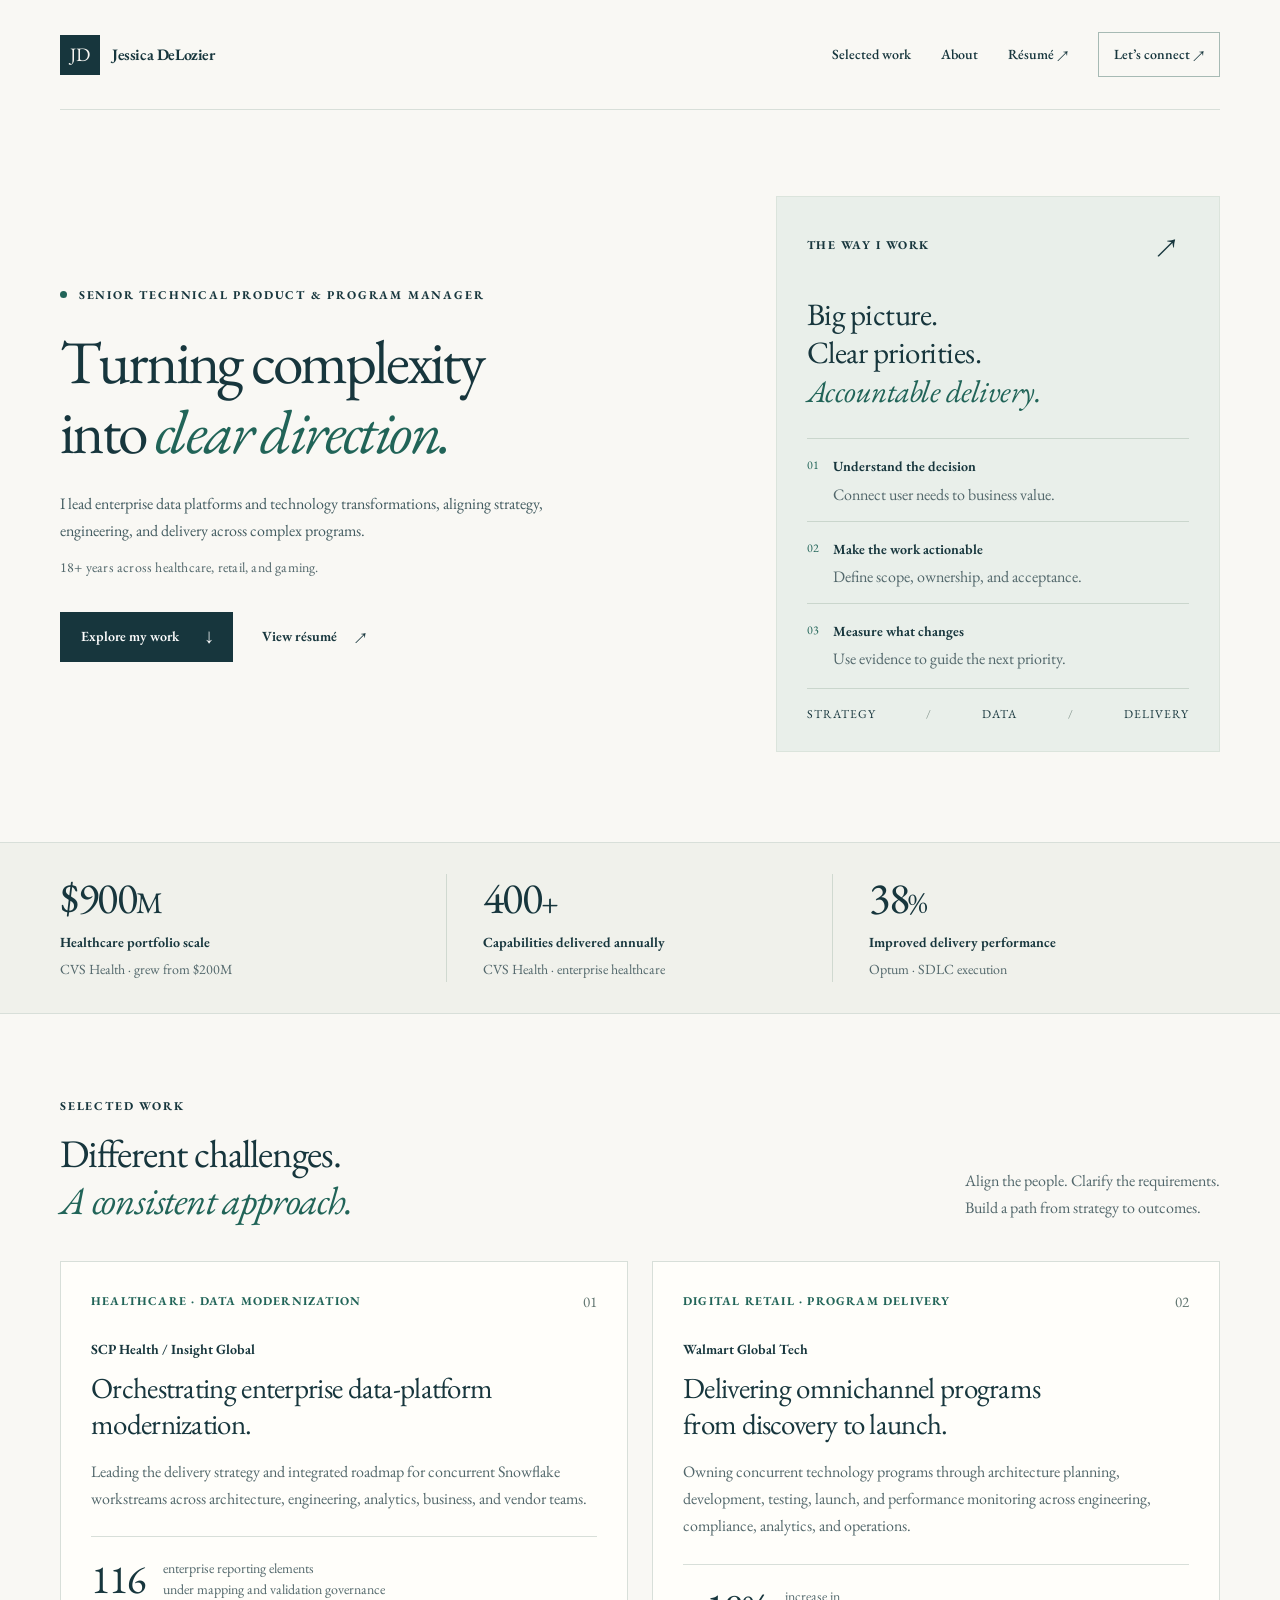
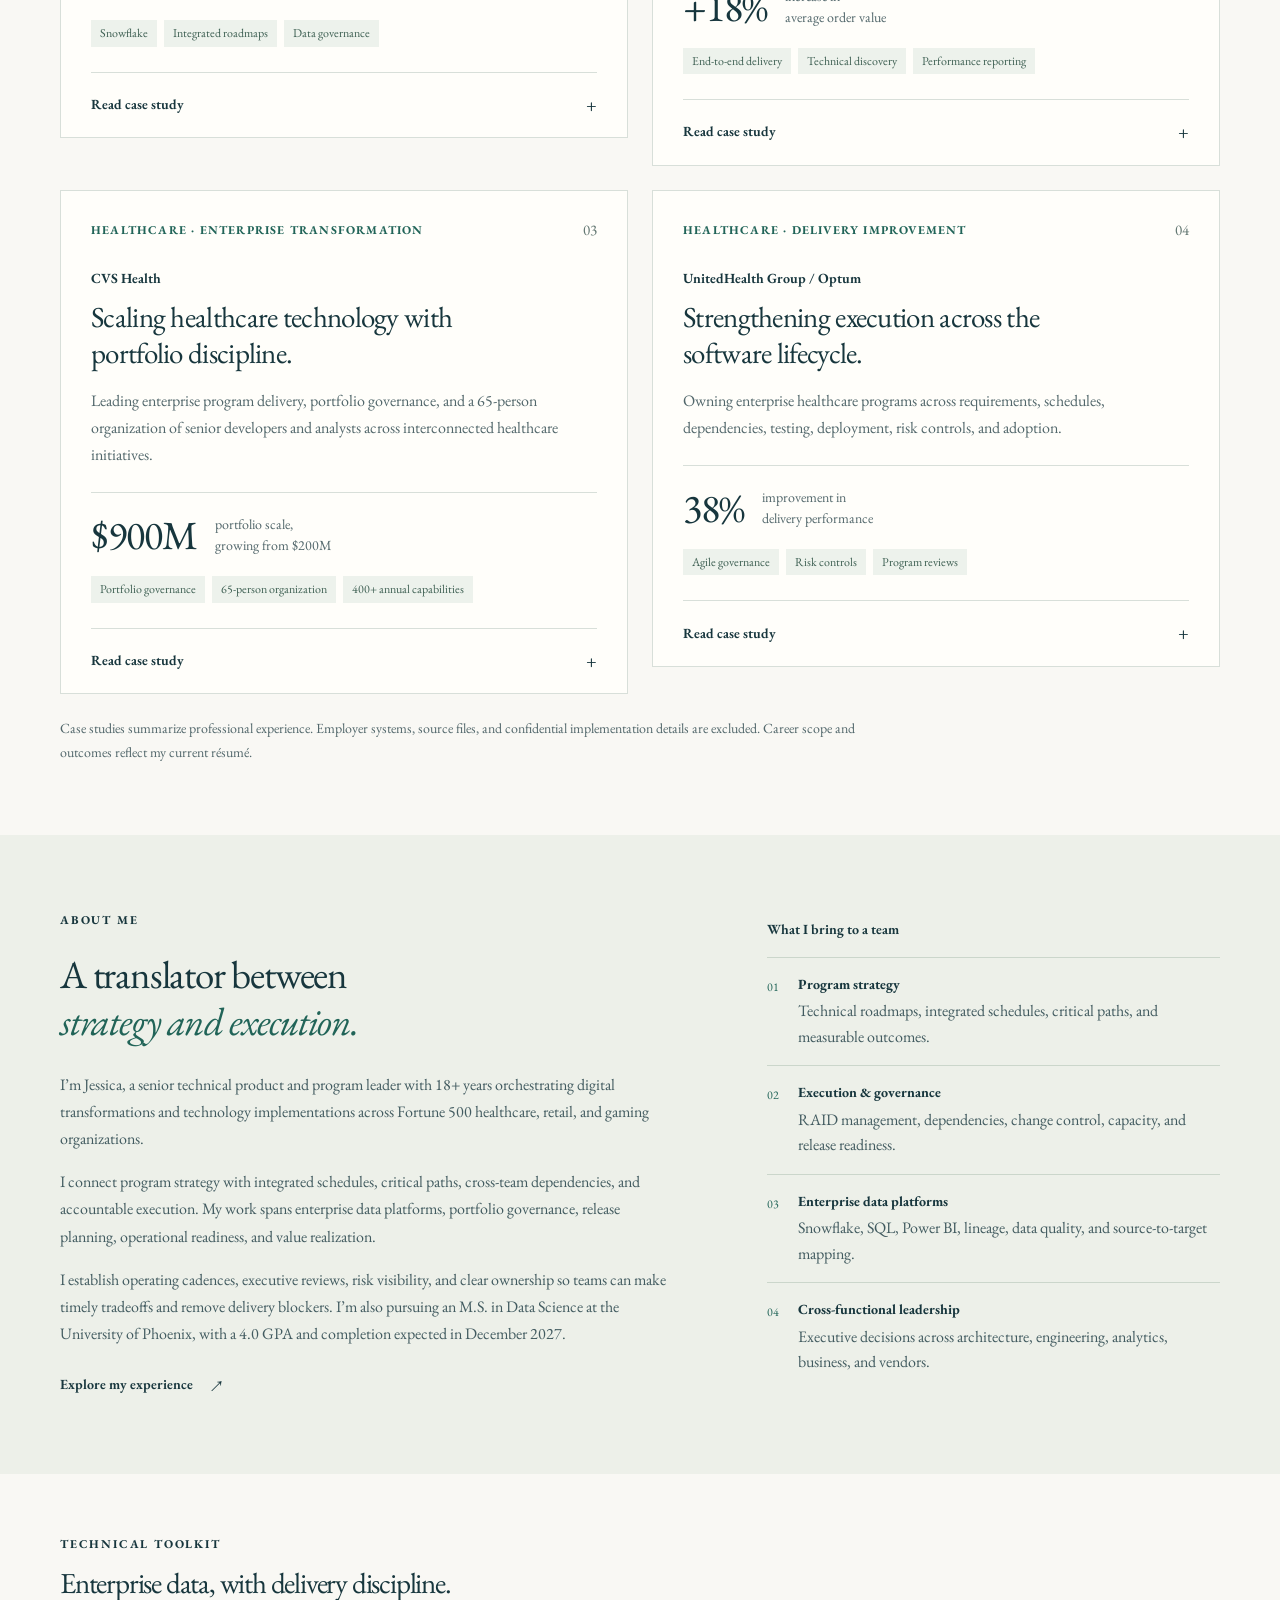
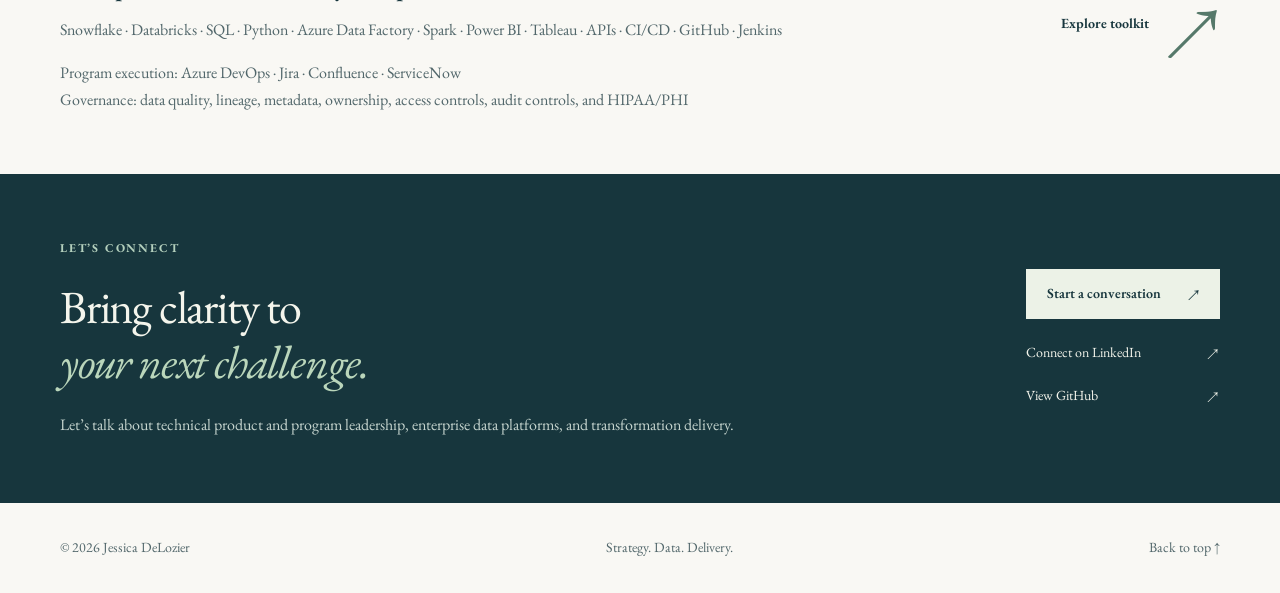
<file: index.html>
<!doctype html>
<html lang="en">
<head>
  <meta charset="utf-8">
  <meta name="viewport" content="width=device-width,initial-scale=1">
  <meta name="description" content="Jessica DeLozier — senior technical product and program manager leading enterprise data platforms and transformation delivery across healthcare, retail, and gaming.">
  <meta name="theme-color" content="#102d35">
  <meta property="og:title" content="Jessica DeLozier | Senior Technical Program Manager">
  <meta property="og:description" content="Enterprise data modernization, portfolio governance, and end-to-end transformation delivery.">
  <meta property="og:type" content="website">
  <title>Jessica DeLozier | Senior Technical Program Manager</title>
  <link rel="icon" href="favicon.svg" type="image/svg+xml">
  <link rel="stylesheet" href="styles.css?v=consistency-20261024">
</head>
<body>
<a class="skip" href="#main">Skip to content</a>
<header class="site-header wrap">
  <a class="brand" href="./" aria-label="Jessica DeLozier home"><span class="monogram" aria-hidden="true">JD</span><span>Jessica DeLozier</span></a>
  <nav aria-label="Main navigation"><a href="#work">Selected work</a><a href="#about">About</a><a href="resume.html">Résumé <span aria-hidden="true">↗</span></a><a class="nav-contact" href="#contact">Let’s connect <span aria-hidden="true">↗</span></a></nav>
</header>
<main id="main">
  <section class="hero wrap" aria-labelledby="hero-title">
    <div class="hero-copy"><p class="eyebrow"><span class="dot" aria-hidden="true"></span> SENIOR TECHNICAL PRODUCT & PROGRAM MANAGER</p>
    <h1 id="hero-title">Turning complexity<br>into <em>clear direction.</em></h1>
    <p class="hero-description">I lead enterprise data platforms and technology transformations, aligning strategy, engineering, and delivery across complex programs.</p>
    <p class="hero-context">18+ years across healthcare, retail, and gaming.</p>
    <div class="hero-actions"><a class="button primary" href="#work">Explore my work <span aria-hidden="true">↓</span></a><a class="text-link" href="resume.html">View résumé <span aria-hidden="true">↗</span></a></div></div>
    <aside class="hero-card" aria-label="My leadership approach">
      <div class="card-top"><span>THE WAY I WORK</span><a class="approach-link" href="#work" aria-label="See my approach in selected work"><span aria-hidden="true">↗</span></a></div>
      <p class="card-statement">Big picture.<br>Clear priorities.<br><em>Accountable delivery.</em></p>
      <div class="approach-step"><span class="step-number">01</span><div><strong>Understand the decision</strong><p>Connect user needs to business value.</p></div></div>
      <div class="approach-step"><span class="step-number">02</span><div><strong>Make the work actionable</strong><p>Define scope, ownership, and acceptance.</p></div></div>
      <div class="approach-step"><span class="step-number">03</span><div><strong>Measure what changes</strong><p>Use evidence to guide the next priority.</p></div></div>
      <div class="card-bottom">STRATEGY <span aria-hidden="true">/</span> DATA <span aria-hidden="true">/</span> DELIVERY</div>
    </aside>
  </section>
  <section class="impact-band" aria-label="Selected career outcomes"><div class="wrap impact-grid">
    <div><p class="metric">$900<span>M</span></p><p>Healthcare portfolio scale</p><small>CVS Health · grew from $200M</small></div>
    <div><p class="metric">400<span>+</span></p><p>Capabilities delivered annually</p><small>CVS Health · enterprise healthcare</small></div>
    <div><p class="metric">38<span>%</span></p><p>Improved delivery performance</p><small>Optum · SDLC execution</small></div>
  </div></section>
  <section id="work" class="work-section wrap" aria-labelledby="work-title">
    <div class="section-heading"><div><p class="eyebrow">SELECTED WORK</p><h2 id="work-title">Different challenges.<br><em>A consistent approach.</em></h2></div><p>Align the people. Clarify the requirements.<br>Build a path from strategy to outcomes.</p></div>
    <div class="project-grid">
      <article class="project"><div class="project-top"><span class="project-category">HEALTHCARE · DATA MODERNIZATION</span><span class="project-number">01</span></div><p class="company">SCP Health / Insight Global</p><h3>Orchestrating enterprise data-platform modernization.</h3><p>Leading the delivery strategy and integrated roadmap for concurrent Snowflake workstreams across architecture, engineering, analytics, business, and vendor teams.</p><div class="project-result"><strong>116</strong><span>enterprise reporting elements<br>under mapping and validation governance</span></div><div class="tags"><span>Snowflake</span><span>Integrated roadmaps</span><span>Data governance</span></div>
      <details><summary>Read case study <span aria-hidden="true">+</span></summary><div class="case-body"><h4>The challenge</h4><p>Modernize enterprise reporting while coordinating technical requirements, business rules, architecture decisions, data validation, and delivery dependencies across multiple teams.</p><h4>My contribution</h4><p>Own the delivery strategy and integrated roadmap. Build program mechanisms including integrated schedules, dependency maps, RAID logs, decision records, source-to-target mappings, validation criteria, dashboards, and executive reviews. Align milestones, critical paths, ownership, and release plans across workstreams.</p><h4>Program scope</h4><p>Govern business rules, lineage, mapping, and validation for 116 enterprise reporting elements. Use ServiceNow to coordinate intake, change requests, delivery dependencies, and operational handoffs.</p><h4>Delivery focus</h4><p>Drive architecture alignment, engineering execution, data validation, release readiness, deployment, and operational handoff. Surface systemic risks and facilitate tradeoffs across scope, quality, schedule, and capacity.</p><p class="case-meta">Snowflake Technical Product Manager – Data Platform Modernization<br>August 2026–present</p></div></details></article>
      <article class="project"><div class="project-top"><span class="project-category">DIGITAL RETAIL · PROGRAM DELIVERY</span><span class="project-number">02</span></div><p class="company">Walmart Global Tech</p><h3>Delivering omnichannel programs from discovery to launch.</h3><p>Owning concurrent technology programs through architecture planning, development, testing, launch, and performance monitoring across engineering, compliance, analytics, and operations.</p><div class="project-result"><strong>+18%</strong><span>increase in<br>average order value</span></div><div class="tags"><span>End-to-end delivery</span><span>Technical discovery</span><span>Performance reporting</span></div>
      <details><summary>Read case study <span aria-hidden="true">+</span></summary><div class="case-body"><h4>The challenge</h4><p>Deliver concurrent omnichannel technology programs while keeping system requirements, APIs, data needs, risks, and cross-team dependencies aligned.</p><h4>My contribution</h4><p>Owned end-to-end program execution from discovery and architecture planning through development, testing, launch, and performance monitoring. Led technical discovery and impact analysis to define scope, delivery priorities, acceptance criteria, and success measures.</p><h4>Reported outcome</h4><p>Increased average order value by 18% through data-driven improvements and coordinated delivery across engineering, compliance, analytics, and operations teams.</p><h4>Leadership visibility</h4><p>Prepared performance reporting and recommendations that business and technology leaders used to evaluate outcomes and investment value.</p><p class="case-meta">Contract Senior Technical Program Manager<br>August 2024–September 2025</p></div></details></article>
      <article class="project"><div class="project-top"><span class="project-category">HEALTHCARE · ENTERPRISE TRANSFORMATION</span><span class="project-number">03</span></div><p class="company">CVS Health</p><h3>Scaling healthcare technology with portfolio discipline.</h3><p>Leading enterprise program delivery, portfolio governance, and a 65-person organization of senior developers and analysts across interconnected healthcare initiatives.</p><div class="project-result"><strong>$900M</strong><span>portfolio scale,<br>growing from $200M</span></div><div class="tags"><span>Portfolio governance</span><span>65-person organization</span><span>400+ annual capabilities</span></div>
      <details><summary>Read case study <span aria-hidden="true">+</span></summary><div class="case-body"><h4>The challenge</h4><p>Coordinate concurrent healthcare technology initiatives while aligning investment priorities, capacity, delivery risk, technical dependencies, vendor performance, and executive decisions.</p><h4>My contribution</h4><p>Led a 65-person organization of senior developers and analysts. Owned portfolio roadmaps, capacity, priorities, critical dependencies, technical risks, vendor performance, and executive communications. Governed planning and investment as the portfolio scaled from $200M to $900M.</p><h4>Delivery and decision outcomes</h4><p>Directed delivery of 400+ capabilities annually. Created KPI dashboards, dependency and risk views, business cases, and decision briefs. Coordinated analytics modernization, release planning, and adoption management to reduce reporting and decision latency by two weeks across 12 business units.</p><h4>Nationwide vaccination rollout</h4><p>Directed technology and portfolio governance for the nationwide COVID-19 vaccination rollout, coordinating cross-functional delivery, resources, operational readiness, and rapid implementation. This work contributed to an approximately 70% increase in vaccination capacity.</p><p class="case-meta">Senior Technical Program & Operations Manager<br>January 2017–January 2023</p></div></details></article>
      <article class="project"><div class="project-top"><span class="project-category">HEALTHCARE · DELIVERY IMPROVEMENT</span><span class="project-number">04</span></div><p class="company">UnitedHealth Group / Optum</p><h3>Strengthening execution across the software lifecycle.</h3><p>Owning enterprise healthcare programs across requirements, schedules, dependencies, testing, deployment, risk controls, and adoption.</p><div class="project-result"><strong>38%</strong><span>improvement in<br>delivery performance</span></div><div class="tags"><span>Agile governance</span><span>Risk controls</span><span>Program reviews</span></div>
      <details><summary>Read case study <span aria-hidden="true">+</span></summary><div class="case-body"><h4>The challenge</h4><p>Maintain coordinated execution across the SDLC while integrating technical requirements, delivery schedules, dependencies, risk controls, and adoption.</p><h4>My contribution</h4><p>Owned end-to-end delivery of enterprise healthcare technology programs. Standardized execution practices, resolved systemic blockers, strengthened Agile mechanisms, and aligned business and engineering stakeholders.</p><h4>Reported outcome</h4><p>Improved delivery performance by 38% through stronger execution practices, cross-team alignment, and blocker resolution.</p><h4>Operating mechanisms</h4><p>Established KPI reporting, forecasts, risk analyses, and program reviews to improve visibility into delivery health, investment needs, and corrective actions. Coordinated business, compliance, vendor, and technical stakeholders through implementation and adoption.</p><p class="case-meta">Senior Technical Program Manager<br>September 2015–October 2016</p></div></details></article>
    </div>
    <p class="work-note">Case studies summarize professional experience. Employer systems, source files, and confidential implementation details are excluded. Career scope and outcomes reflect my current résumé.</p>
  </section>
  <section class="about-section" id="about" aria-labelledby="about-title"><div class="wrap about-grid"><div><p class="eyebrow">ABOUT ME</p><h2 id="about-title">A translator between<br><em>strategy and execution.</em></h2><p class="about-lead">I’m Jessica, a senior technical product and program leader with 18+ years orchestrating digital transformations and technology implementations across Fortune 500 healthcare, retail, and gaming organizations.</p><p>I connect program strategy with integrated schedules, critical paths, cross-team dependencies, and accountable execution. My work spans enterprise data platforms, portfolio governance, release planning, operational readiness, and value realization.</p><p>I establish operating cadences, executive reviews, risk visibility, and clear ownership so teams can make timely tradeoffs and remove delivery blockers. I’m also pursuing an M.S. in Data Science at the University of Phoenix, with a 4.0 GPA and completion expected in December 2027.</p><a class="text-link" href="resume.html">Explore my experience <span aria-hidden="true">↗</span></a></div><aside class="expertise"><h3>What I bring to a team</h3><div><span>01</span><p><strong>Program strategy</strong>Technical roadmaps, integrated schedules, critical paths, and measurable outcomes.</p></div><div><span>02</span><p><strong>Execution & governance</strong>RAID management, dependencies, change control, capacity, and release readiness.</p></div><div><span>03</span><p><strong>Enterprise data platforms</strong>Snowflake, SQL, Power BI, lineage, data quality, and source-to-target mapping.</p></div><div><span>04</span><p><strong>Cross-functional leadership</strong>Executive decisions across architecture, engineering, analytics, business, and vendors.</p></div></aside></div></section>
  <section class="academic-section wrap" aria-labelledby="toolkit-title"><div><p class="eyebrow">TECHNICAL TOOLKIT</p><h2 id="toolkit-title">Enterprise data, with delivery discipline.</h2><p>Snowflake · Databricks · SQL · Python · Azure Data Factory · Spark · Power BI · Tableau · APIs · CI/CD · GitHub · Jenkins</p><p class="academic-note">Program execution: Azure DevOps · Jira · Confluence · ServiceNow<br>Governance: data quality, lineage, metadata, ownership, access controls, audit controls, and HIPAA/PHI</p></div><a class="toolkit-link" href="resume.html#technical-toolkit"><span>Explore toolkit</span><span class="academic-mark" aria-hidden="true">↗</span></a></section>
  <section id="contact" class="contact-section" aria-labelledby="contact-title"><div class="wrap contact-inner"><div><p class="eyebrow">LET’S CONNECT</p><h2 id="contact-title">Bring clarity to<br><em>your next challenge.</em></h2><p>Let’s talk about technical product and program leadership, enterprise data platforms, and transformation delivery.</p></div><div class="contact-actions"><a class="button light" href="mailto:jessicakdelozier@gmail.com">Start a conversation <span aria-hidden="true">↗</span></a><a href="https://www.linkedin.com/in/jessicadelozier/">Connect on LinkedIn <span aria-hidden="true">↗</span></a><a href="https://github.com/jkdelozier">View GitHub <span aria-hidden="true">↗</span></a></div></div></section>
</main>
<footer class="wrap"><p>© 2026 Jessica DeLozier</p><p>Strategy. Data. Delivery.</p><a href="#main">Back to top ↑</a></footer>
</body>
</html>
</file>
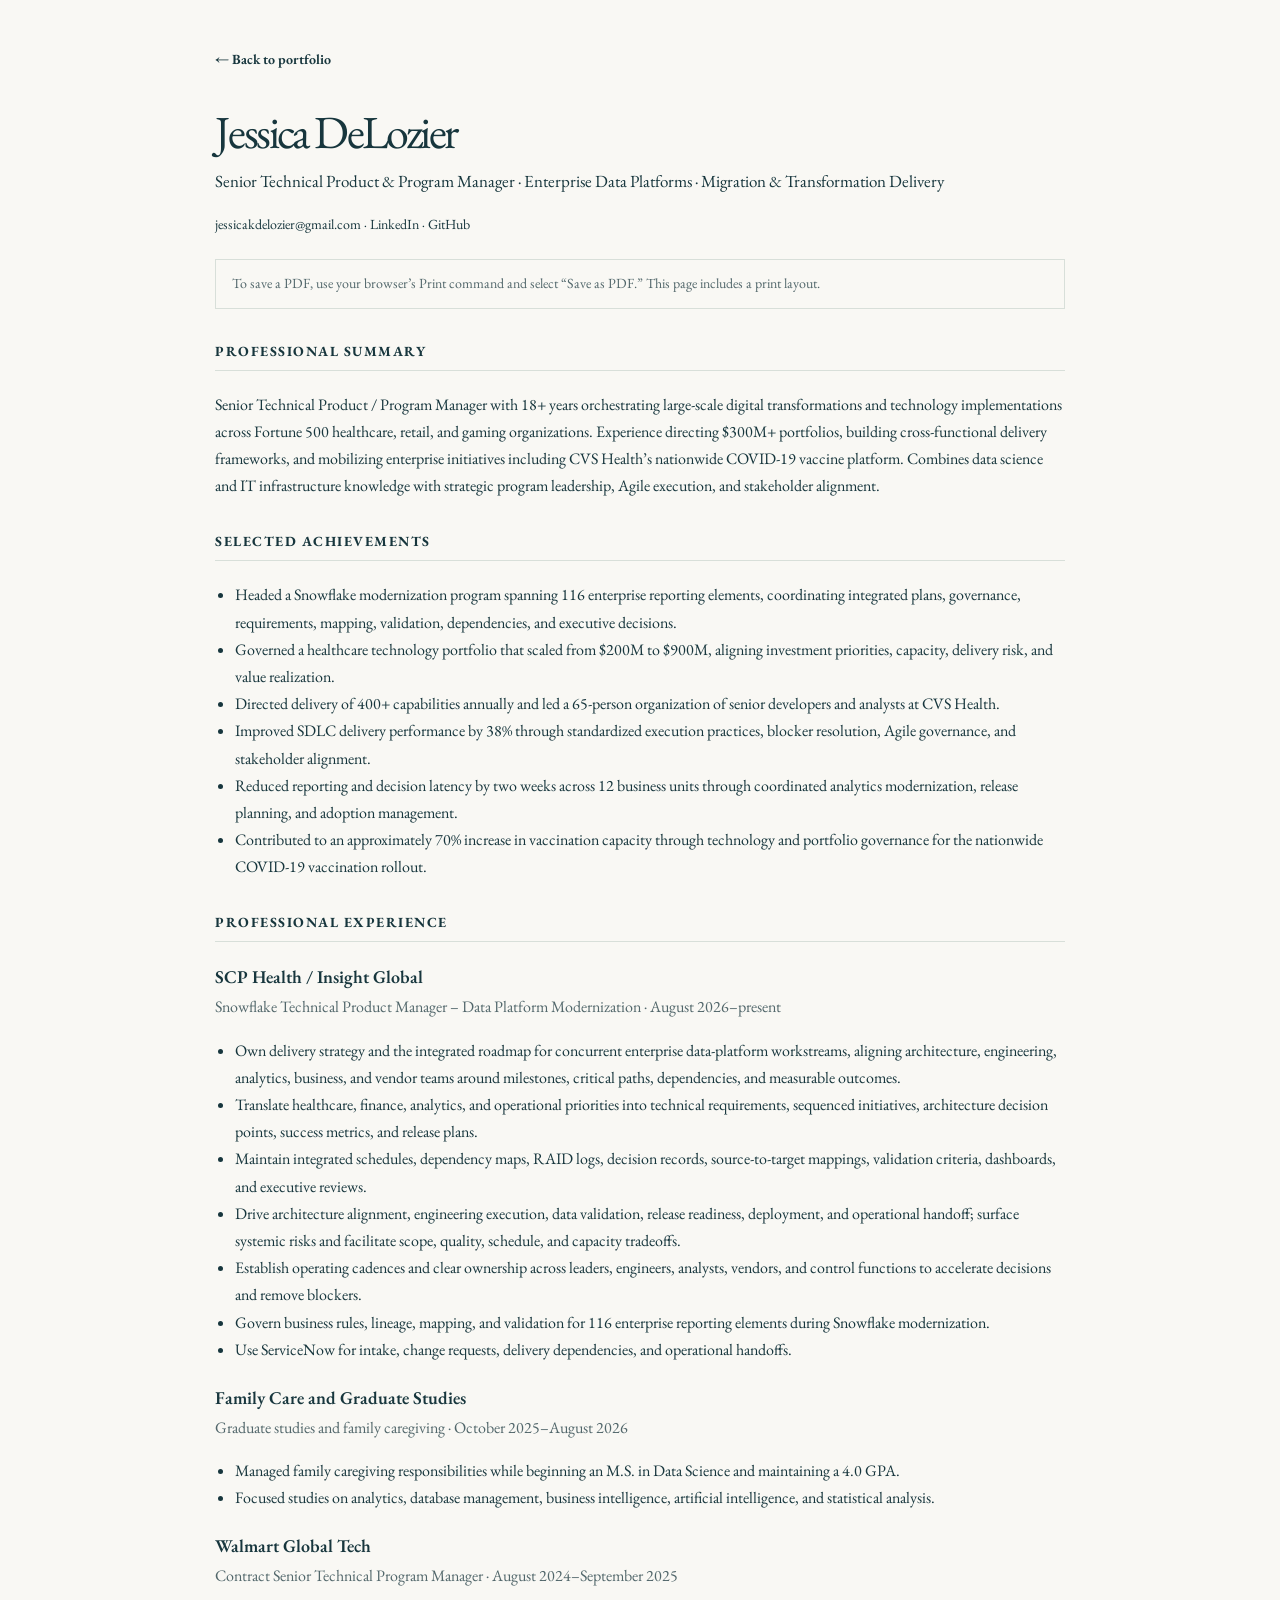
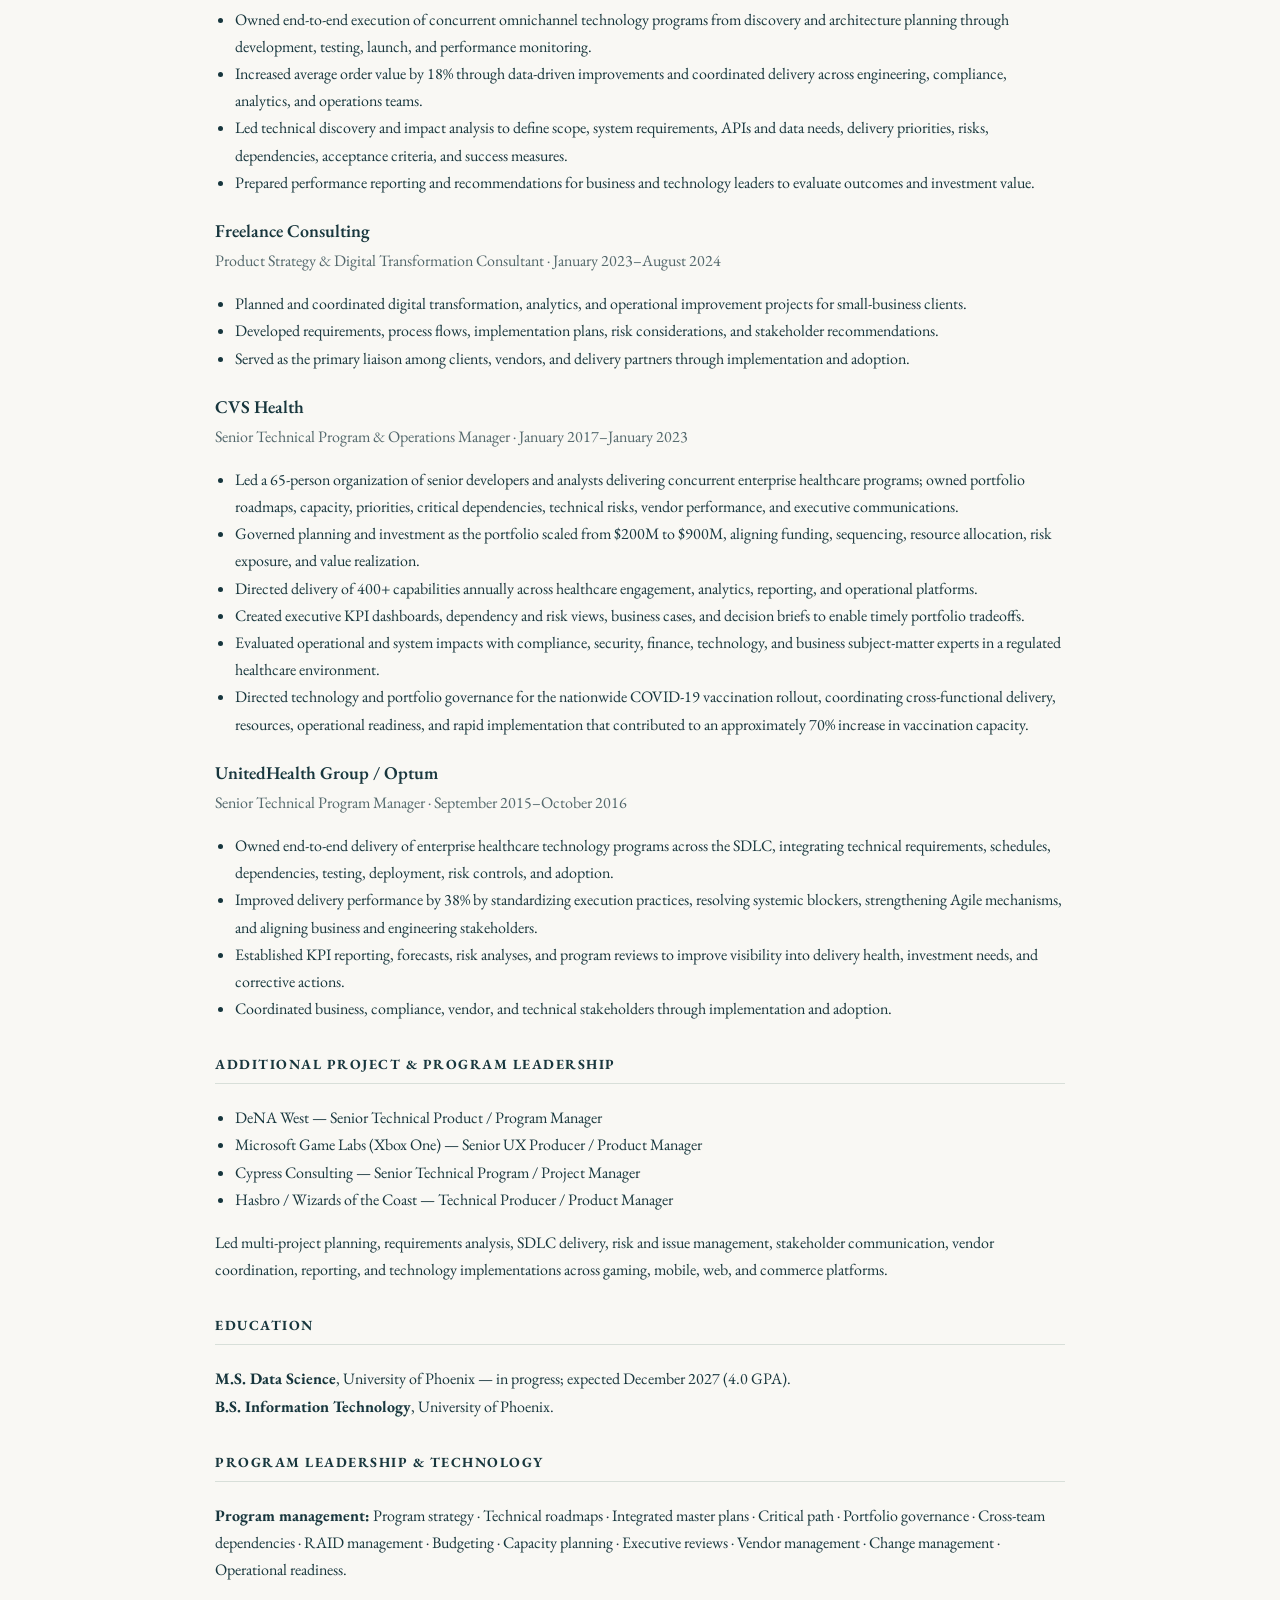
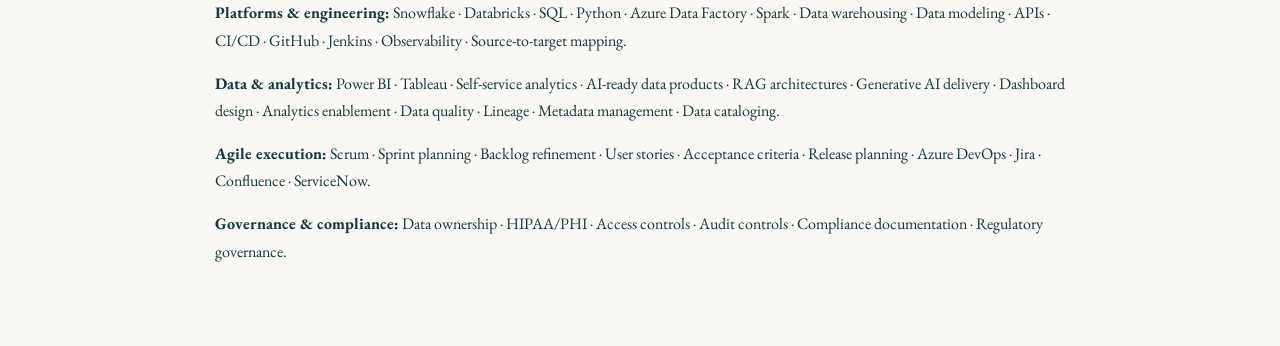
<file: resume.html>
<!doctype html>
<html lang="en"><head><meta charset="utf-8"><meta name="viewport" content="width=device-width,initial-scale=1"><meta name="description" content="Jessica DeLozier — selected experience in technical product, program, and data platform leadership."><title>Résumé | Jessica DeLozier</title><link rel="icon" href="favicon.svg" type="image/svg+xml"><link rel="stylesheet" href="styles.css?v=consistency-20261024"><style>.resume{max-width:850px;padding-block:45px 65px}.resume h1{font-size:46px;margin:35px 0 8px}.resume h2{font:700 14px var(--sans);letter-spacing:1.5px;border-bottom:1px solid var(--line);padding-bottom:10px;margin:33px 0 20px}.resume h3{font:600 18px var(--sans);margin:23px 0 5px}.resume p,.resume li{font-size:16px}.role{color:var(--muted);margin-bottom:8px}.resume ul{padding-left:20px}.resume .subtitle{font-size:17px}.resume .contact{font-size:14px}.print-note{font-size:14px!important;color:var(--muted);border:1px solid var(--line);padding:12px 16px;margin-top:22px}@media print{body{background:white}.resume{max-width:none;padding:0}.resume .back,.print-note{display:none}.resume h1{margin-top:0;font-size:29px}.resume h2{margin-top:20px}.resume p,.resume li{font-size:10px}.resume h3{font-size:12px;break-after:avoid}.role{break-after:avoid}a{text-decoration:none}@page{margin:16mm}}</style></head><body><a class="skip" href="#resume-main">Skip to résumé</a><main id="resume-main" class="resume wrap"><a class="text-link back" href="./">← Back to portfolio</a>
<h1>Jessica DeLozier</h1><p class="subtitle">Senior Technical Product & Program Manager · Enterprise Data Platforms · Migration & Transformation Delivery</p>
<p class="contact"><a href="mailto:jessicakdelozier@gmail.com">jessicakdelozier@gmail.com</a> · <a href="https://www.linkedin.com/in/jessicadelozier/">LinkedIn</a> · <a href="https://github.com/jkdelozier">GitHub</a></p>
<p class="print-note">To save a PDF, use your browser’s Print command and select “Save as PDF.” This page includes a print layout.</p>
<h2>PROFESSIONAL SUMMARY</h2><p>Senior Technical Product / Program Manager with 18+ years orchestrating large-scale digital transformations and technology implementations across Fortune 500 healthcare, retail, and gaming organizations. Experience directing $300M+ portfolios, building cross-functional delivery frameworks, and mobilizing enterprise initiatives including CVS Health’s nationwide COVID-19 vaccine platform. Combines data science and IT infrastructure knowledge with strategic program leadership, Agile execution, and stakeholder alignment.</p>
<h2>SELECTED ACHIEVEMENTS</h2><ul><li>Headed a Snowflake modernization program spanning 116 enterprise reporting elements, coordinating integrated plans, governance, requirements, mapping, validation, dependencies, and executive decisions.</li><li>Governed a healthcare technology portfolio that scaled from $200M to $900M, aligning investment priorities, capacity, delivery risk, and value realization.</li><li>Directed delivery of 400+ capabilities annually and led a 65-person organization of senior developers and analysts at CVS Health.</li><li>Improved SDLC delivery performance by 38% through standardized execution practices, blocker resolution, Agile governance, and stakeholder alignment.</li><li>Reduced reporting and decision latency by two weeks across 12 business units through coordinated analytics modernization, release planning, and adoption management.</li><li>Contributed to an approximately 70% increase in vaccination capacity through technology and portfolio governance for the nationwide COVID-19 vaccination rollout.</li></ul>
<h2>PROFESSIONAL EXPERIENCE</h2>
<h3>SCP Health / Insight Global</h3><p class="role">Snowflake Technical Product Manager – Data Platform Modernization · August 2026–present</p><ul><li>Own delivery strategy and the integrated roadmap for concurrent enterprise data-platform workstreams, aligning architecture, engineering, analytics, business, and vendor teams around milestones, critical paths, dependencies, and measurable outcomes.</li><li>Translate healthcare, finance, analytics, and operational priorities into technical requirements, sequenced initiatives, architecture decision points, success metrics, and release plans.</li><li>Maintain integrated schedules, dependency maps, RAID logs, decision records, source-to-target mappings, validation criteria, dashboards, and executive reviews.</li><li>Drive architecture alignment, engineering execution, data validation, release readiness, deployment, and operational handoff; surface systemic risks and facilitate scope, quality, schedule, and capacity tradeoffs.</li><li>Establish operating cadences and clear ownership across leaders, engineers, analysts, vendors, and control functions to accelerate decisions and remove blockers.</li><li>Govern business rules, lineage, mapping, and validation for 116 enterprise reporting elements during Snowflake modernization.</li><li>Use ServiceNow for intake, change requests, delivery dependencies, and operational handoffs.</li></ul>
<h3>Family Care and Graduate Studies</h3><p class="role">Graduate studies and family caregiving · October 2025–August 2026</p><ul><li>Managed family caregiving responsibilities while beginning an M.S. in Data Science and maintaining a 4.0 GPA.</li><li>Focused studies on analytics, database management, business intelligence, artificial intelligence, and statistical analysis.</li></ul>
<h3>Walmart Global Tech</h3><p class="role">Contract Senior Technical Program Manager · August 2024–September 2025</p><ul><li>Owned end-to-end execution of concurrent omnichannel technology programs from discovery and architecture planning through development, testing, launch, and performance monitoring.</li><li>Increased average order value by 18% through data-driven improvements and coordinated delivery across engineering, compliance, analytics, and operations teams.</li><li>Led technical discovery and impact analysis to define scope, system requirements, APIs and data needs, delivery priorities, risks, dependencies, acceptance criteria, and success measures.</li><li>Prepared performance reporting and recommendations for business and technology leaders to evaluate outcomes and investment value.</li></ul>
<h3>Freelance Consulting</h3><p class="role">Product Strategy & Digital Transformation Consultant · January 2023–August 2024</p><ul><li>Planned and coordinated digital transformation, analytics, and operational improvement projects for small-business clients.</li><li>Developed requirements, process flows, implementation plans, risk considerations, and stakeholder recommendations.</li><li>Served as the primary liaison among clients, vendors, and delivery partners through implementation and adoption.</li></ul>
<h3>CVS Health</h3><p class="role">Senior Technical Program & Operations Manager · January 2017–January 2023</p><ul><li>Led a 65-person organization of senior developers and analysts delivering concurrent enterprise healthcare programs; owned portfolio roadmaps, capacity, priorities, critical dependencies, technical risks, vendor performance, and executive communications.</li><li>Governed planning and investment as the portfolio scaled from $200M to $900M, aligning funding, sequencing, resource allocation, risk exposure, and value realization.</li><li>Directed delivery of 400+ capabilities annually across healthcare engagement, analytics, reporting, and operational platforms.</li><li>Created executive KPI dashboards, dependency and risk views, business cases, and decision briefs to enable timely portfolio tradeoffs.</li><li>Evaluated operational and system impacts with compliance, security, finance, technology, and business subject-matter experts in a regulated healthcare environment.</li><li>Directed technology and portfolio governance for the nationwide COVID-19 vaccination rollout, coordinating cross-functional delivery, resources, operational readiness, and rapid implementation that contributed to an approximately 70% increase in vaccination capacity.</li></ul>
<h3>UnitedHealth Group / Optum</h3><p class="role">Senior Technical Program Manager · September 2015–October 2016</p><ul><li>Owned end-to-end delivery of enterprise healthcare technology programs across the SDLC, integrating technical requirements, schedules, dependencies, testing, deployment, risk controls, and adoption.</li><li>Improved delivery performance by 38% by standardizing execution practices, resolving systemic blockers, strengthening Agile mechanisms, and aligning business and engineering stakeholders.</li><li>Established KPI reporting, forecasts, risk analyses, and program reviews to improve visibility into delivery health, investment needs, and corrective actions.</li><li>Coordinated business, compliance, vendor, and technical stakeholders through implementation and adoption.</li></ul>
<h2>ADDITIONAL PROJECT & PROGRAM LEADERSHIP</h2><ul><li>DeNA West — Senior Technical Product / Program Manager</li><li>Microsoft Game Labs (Xbox One) — Senior UX Producer / Product Manager</li><li>Cypress Consulting — Senior Technical Program / Project Manager</li><li>Hasbro / Wizards of the Coast — Technical Producer / Product Manager</li></ul><p>Led multi-project planning, requirements analysis, SDLC delivery, risk and issue management, stakeholder communication, vendor coordination, reporting, and technology implementations across gaming, mobile, web, and commerce platforms.</p>
<h2>EDUCATION</h2><p><strong>M.S. Data Science</strong>, University of Phoenix — in progress; expected December 2027 (4.0 GPA).<br><strong>B.S. Information Technology</strong>, University of Phoenix.</p>
<h2 id="technical-toolkit">PROGRAM LEADERSHIP & TECHNOLOGY</h2><p><strong>Program management:</strong> Program strategy · Technical roadmaps · Integrated master plans · Critical path · Portfolio governance · Cross-team dependencies · RAID management · Budgeting · Capacity planning · Executive reviews · Vendor management · Change management · Operational readiness.</p><p><strong>Platforms & engineering:</strong> Snowflake · Databricks · SQL · Python · Azure Data Factory · Spark · Data warehousing · Data modeling · APIs · CI/CD · GitHub · Jenkins · Observability · Source-to-target mapping.</p><p><strong>Data & analytics:</strong> Power BI · Tableau · Self-service analytics · AI-ready data products · RAG architectures · Generative AI delivery · Dashboard design · Analytics enablement · Data quality · Lineage · Metadata management · Data cataloging.</p><p><strong>Agile execution:</strong> Scrum · Sprint planning · Backlog refinement · User stories · Acceptance criteria · Release planning · Azure DevOps · Jira · Confluence · ServiceNow.</p><p><strong>Governance & compliance:</strong> Data ownership · HIPAA/PHI · Access controls · Audit controls · Compliance documentation · Regulatory governance.</p>
</main></body></html>
</file>
<file: styles.css>
/* EB Garamond web typography; no trackers, JavaScript, or build step. */
@import url('https://fonts.googleapis.com/css2?family=EB+Garamond:ital,wght@0,400..800;1,400..800&display=swap');
:root{--ink:#17363d;--muted:#52676b;--teal:#216458;--paper:#f9f8f4;--line:#d8dfd9;--serif:'EB Garamond',Garamond,Georgia,'Times New Roman',serif;--sans:var(--serif)}
*{box-sizing:border-box}html{scroll-behavior:smooth;scroll-padding-top:24px}body{margin:0;background:var(--paper);color:var(--ink);font:16px/1.7 var(--sans);-webkit-font-smoothing:antialiased}a{color:inherit;text-decoration:none}a:hover{text-decoration:underline;text-underline-offset:5px}a:focus-visible,summary:focus-visible,button:focus-visible{outline:3px solid #b37323;outline-offset:6px}.wrap{width:min(1160px,calc(100% - 96px));margin-inline:auto}.skip{position:absolute;left:20px;top:-100px;background:white;padding:12px;z-index:5}.skip:focus{top:10px}.site-header{display:flex;justify-content:space-between;align-items:center;min-height:110px;border-bottom:1px solid var(--line);gap:20px}.brand{display:flex;align-items:center;gap:12px;font-weight:650;font-size:16px;letter-spacing:-.4px}.monogram{display:grid;place-items:center;width:40px;height:40px;background:var(--ink);color:var(--paper);font:19px var(--serif)}nav{display:flex;align-items:center;gap:30px;font-size:13px;font-weight:550}.nav-contact{padding:10px 15px;border:1px solid #a7bab4}.hero{display:grid;grid-template-columns:1.45fr 1fr;gap:72px;padding-block:86px 90px;align-items:center}.eyebrow{font-size:10px;letter-spacing:1.8px;font-weight:700;margin:0 0 22px;line-height:1.6}.dot{display:inline-block;width:7px;height:7px;background:var(--teal);border-radius:100%;margin:0 7px 1px 0}h1,h2,h3,p{margin-top:0}h1{font:clamp(42px,4.8vw,66px)/1.13 var(--serif);letter-spacing:-2.6px;margin-bottom:25px}em{font-weight:400;color:var(--teal)}.hero-description{font-size:18px;line-height:1.65;max-width:490px;margin-bottom:12px;color:#425b60}.hero-context{font-size:12px;color:var(--muted);letter-spacing:.2px}.hero-actions{display:flex;align-items:center;gap:29px;margin-top:32px}.button{padding:13px 21px;display:inline-flex;justify-content:space-between;align-items:center;gap:27px;font-size:13px;font-weight:600}.button:hover{text-decoration:none;filter:brightness(1.12)}.primary{background:var(--ink);color:white}.text-link{font-size:13px;font-weight:650;display:inline-flex;gap:18px}.hero-card{background:#e9efea;padding:26px 30px;border:1px solid #dbe4dc;position:relative}.card-top{display:flex;justify-content:space-between;font-size:9px;letter-spacing:1.5px;font-weight:700}.card-top>span:last-child{font-size:22px;line-height:1}.card-statement{font:31px/1.24 var(--serif);letter-spacing:-.5px;margin-block:28px}.approach-step{display:flex;gap:14px;border-top:1px solid #cad6cd;padding:13px 0}.step-number{font-size:10px;padding-top:3px;color:var(--teal)}.approach-step strong{font-size:12px;font-weight:650}.approach-step p{font-size:11px;margin:1px 0 0;color:var(--muted)}.card-bottom{display:flex;justify-content:space-between;font-size:9px;letter-spacing:1px;border-top:1px solid #cad6cd;padding-top:15px;margin-top:3px}.card-bottom span{color:#81938a}.impact-band{background:#f0f1eb;border-top:1px solid var(--line);border-bottom:1px solid var(--line)}.impact-grid{display:grid;grid-template-columns:repeat(3,1fr);padding-block:31px}.impact-grid>div{padding-inline:36px;border-right:1px solid #d0d9d0}.impact-grid>div:first-child{padding-left:0}.impact-grid>div:last-child{border:0}.metric{font:44px/1.1 var(--serif);letter-spacing:-1.5px;margin-bottom:9px}.metric span{font-size:30px}.impact-grid p:not(.metric){font-size:12px;font-weight:650;margin:0}.impact-grid small{font-size:10px;color:var(--muted)}.work-section{padding-block:83px 70px}.section-heading{display:flex;justify-content:space-between;gap:30px;align-items:end;margin-bottom:36px}.section-heading .eyebrow{margin-bottom:15px}h2{font:39px/1.2 var(--serif);letter-spacing:-1.2px;margin-bottom:0}.section-heading>p{font-size:12px;color:var(--muted);margin-bottom:4px}.project-grid{display:grid;grid-template-columns:1fr 1fr;gap:24px;align-items:start}.project{background:#fffefa;border:1px solid var(--line);padding:29px 30px 0}.project-top{display:flex;justify-content:space-between;align-items:center;gap:10px;margin-bottom:27px}.project-category{font-size:9px;letter-spacing:1.2px;font-weight:700;color:var(--teal)}.project-number{font:15px var(--serif);color:#627671}.company{font-size:12px;font-weight:650;margin-bottom:9px}.project h3{font:29px/1.24 var(--serif);letter-spacing:-.7px;max-width:410px;margin-bottom:15px}.project>p:not(.company){font-size:13px;color:var(--muted);margin-bottom:24px;min-height:67px}.project-result{display:flex;gap:18px;align-items:center;border-top:1px solid var(--line);padding-top:21px;margin-bottom:20px}.project-result strong{font:40px/1 var(--serif);letter-spacing:-1px;white-space:nowrap}.project-result span{font-size:10px;line-height:1.5;color:var(--muted)}.tags{display:flex;gap:7px;flex-wrap:wrap;margin-bottom:25px}.tags span{font-size:9px;background:#edf2ec;padding:3px 9px;color:#3d5f52}details{border-top:1px solid var(--line)}summary{list-style:none;cursor:pointer;display:flex;justify-content:space-between;align-items:center;padding-block:17px;font-size:12px;font-weight:650}summary::-webkit-details-marker{display:none}summary:hover{color:var(--teal)}summary span{font-size:18px;font-weight:400}details[open] summary span{transform:rotate(90deg)}.case-body{border-top:1px solid var(--line);padding-top:20px;padding-bottom:12px;font-size:13px;color:var(--muted)}.case-body h4{color:var(--ink);font-size:12px;margin:0 0 5px}.case-body p{margin-bottom:18px}.case-meta{font-size:11px;border-top:1px solid var(--line);padding-top:14px}.work-note{font-size:10px;color:var(--muted);max-width:830px;margin:23px 0 0}.about-section{background:#edf0e9;padding-block:76px}.about-grid{display:grid;grid-template-columns:1.35fr 1fr;gap:95px}.about-grid h2{margin-bottom:25px}.about-grid p:not(.eyebrow){font-size:13px;color:#425b60}.about-grid>div>p:not(.eyebrow){font-size:16px!important;line-height:1.7}.about-grid .text-link{margin-top:10px}.expertise{padding-top:7px}.expertise h3{font-size:12px;font-weight:650;margin-bottom:15px}.expertise>div{display:flex;gap:19px;border-top:1px solid #cbd6cb;padding-top:15px}.expertise>div>span{font-size:10px;color:var(--teal);padding-top:4px}.expertise strong{display:block;font-size:12px;color:var(--ink);margin-bottom:3px}.expertise p{font-size:12px!important;line-height:1.6}.academic-section{padding-block:61px;display:flex;align-items:center;gap:60px;justify-content:space-between}.academic-section .eyebrow{margin-bottom:12px}.academic-section h2{font-size:29px;margin-bottom:15px}.academic-section p:not(.eyebrow){font-size:13px;max-width:750px;color:var(--muted)}.academic-note{font-size:10px!important;margin:16px 0 0}.academic-mark{font:68px var(--serif);color:#56796a}.contact-section{background:var(--ink);color:#f4f5ec;padding-block:65px}.contact-inner{display:flex;align-items:center;justify-content:space-between;gap:50px}.contact-section .eyebrow{color:#b4d0bd}.contact-section h2{font-size:46px}.contact-section em{color:#bad6bb}.contact-section p:last-child{font-size:13px;color:#c5d4ce;margin:20px 0 0}.contact-actions{display:flex;flex-direction:column;gap:19px;align-items:start;font-size:12px}.light{background:#ecf2e7;color:var(--ink);margin-bottom:3px}.contact-actions>a:not(.button){display:flex;justify-content:space-between;width:100%;padding-right:2px}footer{display:flex;justify-content:space-between;align-items:center;gap:15px;min-height:90px;font-size:10px;color:var(--muted)}footer p{margin:0}
@media(min-width:1300px){.hero{gap:100px}}
@media(max-width:900px){.wrap{width:calc(100% - 48px)}.hero{gap:30px;padding-block:60px}.hero h1{font-size:46px}.hero-description{font-size:16px}.hero-card{padding:22px}.card-statement{font-size:27px}.about-grid{gap:40px}nav{gap:18px}.section-heading>p{max-width:230px}.project{padding-inline:22px}.project h3{font-size:26px}}
@media(max-width:640px){.wrap{width:calc(100% - 40px)}.site-header{min-height:100px;align-items:flex-start;flex-direction:column;justify-content:center;gap:13px;padding-block:17px}.brand{font-size:14px}.monogram{width:30px;height:30px;font-size:15px}nav{gap:21px;font-size:11px;width:100%;justify-content:space-between}.nav-contact{padding:0;border:0}.hero{grid-template-columns:1fr;padding-block:46px;gap:38px}.eyebrow{font-size:9px;letter-spacing:1.3px}.hero h1{font-size:44px;letter-spacing:-1.8px}.hero-description{max-width:360px}.hero-actions{gap:24px;margin-top:25px}.hero-card{padding:24px}.card-statement{font-size:31px;margin-block:22px}.approach-step{padding:12px 0}.impact-grid{gap:20px;padding-block:26px;grid-template-columns:1fr}.impact-grid>div{padding:0 0 18px;border:0;border-bottom:1px solid #d0d9d0;display:grid;grid-template-columns:85px 1fr;column-gap:15px;align-items:center}.impact-grid>div:last-child{padding-bottom:0}.metric{font-size:36px;grid-row:span 2;margin:0}.metric span{font-size:25px}.impact-grid small{grid-column:2}.impact-grid p:not(.metric){font-size:11px}.work-section{padding-block:50px}.section-heading{display:block;margin-bottom:27px}.section-heading>p{margin-top:18px;max-width:none}h2{font-size:33px}.project-grid{grid-template-columns:1fr;gap:19px}.project{padding:25px 24px 0}.project h3{font-size:29px}.project>p:not(.company){min-height:0}.project-top{margin-bottom:23px}.project-category{font-size:8px}.project-result strong{font-size:39px}.about-section{padding-block:48px}.about-grid{grid-template-columns:1fr;gap:35px}.academic-section{gap:15px;padding-block:45px}.academic-section h2{font-size:27px}.academic-mark{font-size:40px;align-self:start}.contact-section{padding-block:47px}.contact-inner{align-items:start;flex-direction:column;gap:26px}.contact-section h2{font-size:39px}.contact-actions{width:100%;max-width:300px}footer{flex-wrap:wrap;justify-content:space-between;padding-block:25px;min-height:85px}footer>p:nth-child(2){display:none}}
@media(prefers-reduced-motion:reduce){html{scroll-behavior:auto}}

/* Shared reading sizes across the portfolio; headings retain their hierarchy. */
.hero-description,.section-heading>p,.project>p:not(.company),.case-body,.academic-section p:not(.eyebrow),.contact-section p:last-child{font-size:16px}
.approach-step p,.expertise p{font-size:16px!important}
.academic-note{font-size:16px!important}
nav,.button,.text-link,summary,.contact-actions,.hero-context,.company,.approach-step strong,.expertise h3,.expertise strong,.impact-grid p:not(.metric),.impact-grid small,.project-result span,.case-meta,.work-note,footer{font-size:14px}
.eyebrow,.card-top,.card-bottom,.project-category,.tags span,.step-number,.expertise>div>span{font-size:12px}
.project>p:not(.company){min-height:0}
.card-top{align-items:center}
.approach-link{display:grid;place-items:center;min-width:44px;min-height:44px;font-size:24px;line-height:1}
.toolkit-link{display:flex;align-items:center;gap:16px;flex-shrink:0;font-size:14px;font-weight:650;min-height:44px}
.toolkit-link .academic-mark{line-height:1}
summary{min-height:48px}
details[open] summary span{transform:rotate(45deg)}
@media(max-width:640px){nav{gap:12px;flex-wrap:wrap}.hero-actions{gap:18px;flex-wrap:wrap}.project-top{align-items:start}.project-category{max-width:85%}.academic-section{align-items:start;flex-direction:column;gap:20px}.toolkit-link .academic-mark{font-size:32px}.card-bottom{letter-spacing:.6px}.resume .contact{overflow-wrap:anywhere}}

@media print{nav,.hero-card,.hero-actions,.contact-actions,footer,summary{display:none}.wrap{width:100%}.hero,.work-section,.about-section,.academic-section,.contact-section{padding-block:20px}.hero,.about-grid{display:block}.impact-band,.contact-section,.about-section{background:white;color:#17363d}.project{break-inside:avoid}.contact-section em{color:#216458}body{font-size:11px}.project-grid{gap:12px}.project h3{font-size:20px}}
</file>
